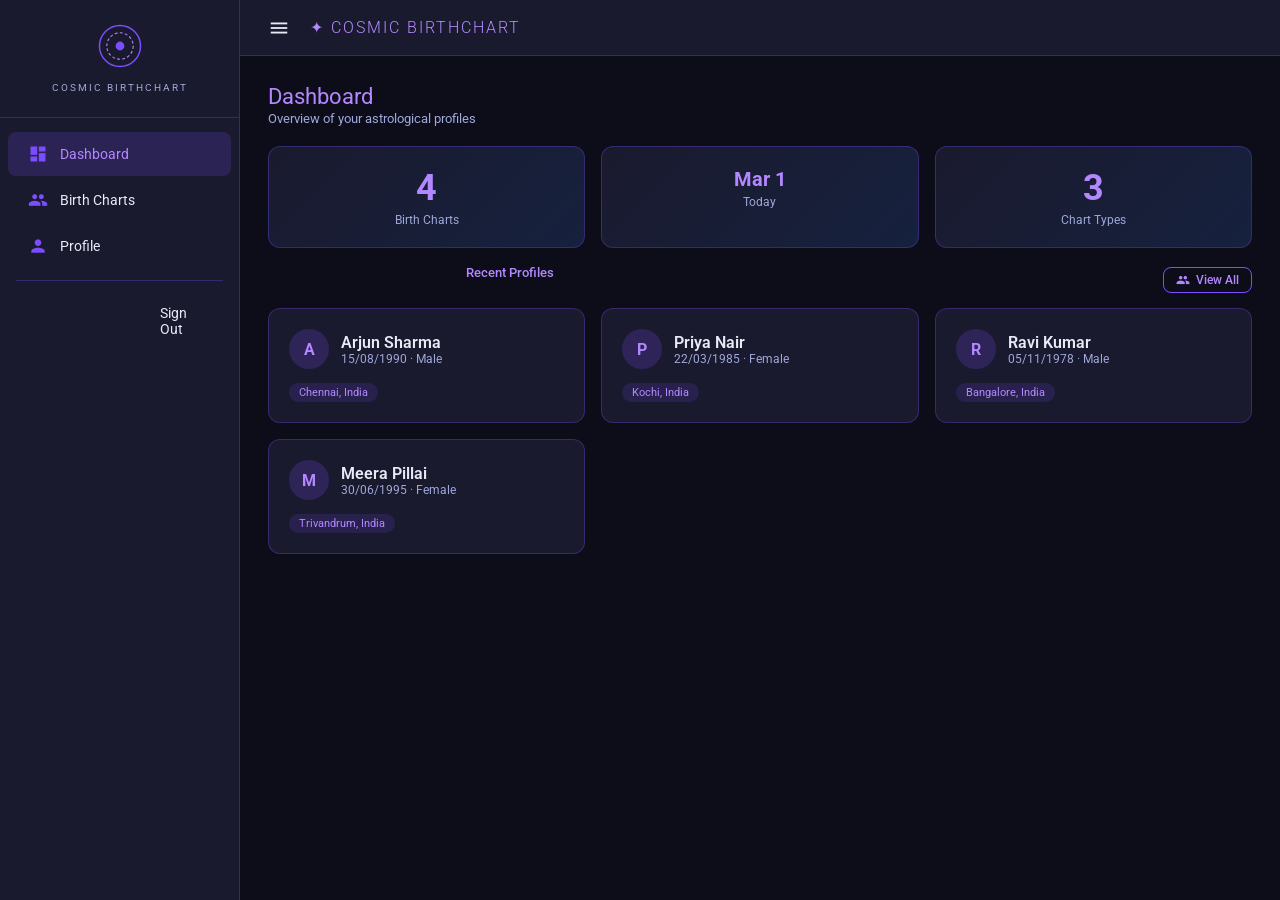
<file: preview/index.html>
<!DOCTYPE html>
<html lang="en" data-theme="dark">
<head>
  <meta charset="UTF-8" />
  <meta name="viewport" content="width=device-width, initial-scale=1.0"/>
  <title>Cosmic Birthchart – UI Preview</title>
  <link href="https://fonts.googleapis.com/css2?family=Roboto:wght@300;400;500;700&display=swap" rel="stylesheet"/>
  <link href="https://fonts.googleapis.com/icon?family=Material+Icons" rel="stylesheet"/>
  <style>
    /* ── CSS Variables ── */
    :root {
      --bg:       #0d0d1a;
      --surface:  #1a1a2e;
      --surf2:    #16213e;
      --primary:  #7c4dff;
      --prilight: #b388ff;
      --accent:   #00e5ff;
      --gold:     #ffd54f;
      --text:     #e8eaf6;
      --muted:    #9fa8da;
      --border:   rgba(124,77,255,.3);
      --err:      #ff5370;
      --ok:       #69f0ae;
    }
    [data-theme="light"] {
      --bg:       #f3f0ff;
      --surface:  #ffffff;
      --surf2:    #ede7f6;
      --text:     #1a1a2e;
      --muted:    #5c6bc0;
      --border:   rgba(124,77,255,.2);
    }

    *{box-sizing:border-box;margin:0;padding:0;}
    body{font-family:'Roboto',sans-serif;background:var(--bg);color:var(--text);min-height:100vh;display:flex;}

    /* ── Sidebar ── */
    .sidebar{width:240px;background:var(--surface);border-right:1px solid var(--border);
      display:flex;flex-direction:column;padding:0;flex-shrink:0;position:fixed;top:0;left:0;height:100vh;z-index:100;}
    .sidebar-logo{padding:24px 16px;text-align:center;border-bottom:1px solid var(--border);}
    .sidebar-logo p{color:var(--muted);font-size:10px;letter-spacing:2px;margin-top:10px;text-transform:uppercase;}
    .nav-link{display:flex;align-items:center;gap:12px;padding:12px 20px;color:var(--text);text-decoration:none;
      font-size:14px;border-radius:8px;margin:2px 8px;transition:background .2s,color .2s;cursor:pointer;}
    .nav-link:hover,.nav-link.active{background:rgba(124,77,255,.18);color:var(--prilight);}
    .nav-link .material-icons{font-size:20px;color:var(--primary);}
    .nav-divider{height:1px;background:var(--border);margin:12px 16px;}
    .nav-link.danger .material-icons{color:var(--err);}
    .nav-link.danger:hover{background:rgba(255,83,112,.1);color:var(--err);}

    /* ── Top bar ── */
    .topbar{height:56px;background:var(--surface);border-bottom:1px solid var(--border);
      display:flex;align-items:center;padding:0 20px;gap:12px;position:fixed;top:0;left:240px;right:0;z-index:99;}
    .topbar-title{color:var(--prilight);letter-spacing:2px;font-weight:300;font-size:16px;flex:1;}
    .icon-btn{background:none;border:none;cursor:pointer;color:var(--text);padding:8px;border-radius:50%;
      display:flex;align-items:center;justify-content:center;transition:background .2s;}
    .icon-btn:hover{background:rgba(255,255,255,.08);}
    .icon-btn .material-icons{font-size:22px;}

    /* ── Main content ── */
    .main{margin-left:240px;margin-top:56px;padding:28px;flex:1;min-height:calc(100vh - 56px);}

    /* ── Tabs ── */
    .tabs{display:flex;gap:4px;background:var(--surf2);padding:4px;border-radius:10px;
      margin-bottom:24px;width:fit-content;}
    .tab{padding:8px 20px;border-radius:7px;cursor:pointer;font-size:13px;font-weight:500;
      color:var(--muted);border:none;background:none;display:flex;align-items:center;gap:6px;transition:all .2s;}
    .tab.active{background:var(--primary);color:#fff;}
    .tab:hover:not(.active){background:rgba(124,77,255,.15);color:var(--prilight);}
    .tab .material-icons{font-size:16px;}

    /* ── Panels ── */
    .panel{display:none;} .panel.active{display:block;}

    /* ── Cards ── */
    .card{background:var(--surface);border:1px solid var(--border);border-radius:12px;padding:20px;
      transition:transform .2s,box-shadow .2s;}
    .card:hover{transform:translateY(-2px);box-shadow:0 8px 32px rgba(124,77,255,.25);}
    .grid-3{display:grid;grid-template-columns:repeat(auto-fill,minmax(280px,1fr));gap:16px;}
    .grid-2{display:grid;grid-template-columns:1fr 1fr;gap:16px;}
    .stat-card{background:linear-gradient(135deg,var(--surface),var(--surf2));
      border:1px solid var(--border);border-radius:12px;padding:20px;text-align:center;}
    .stat-num{font-size:36px;font-weight:700;color:var(--prilight);}
    .stat-lbl{font-size:12px;color:var(--muted);margin-top:4px;}
    .avatar{width:40px;height:40px;border-radius:50%;background:rgba(124,77,255,.2);
      display:flex;align-items:center;justify-content:center;font-weight:700;color:var(--prilight);}
    .chip{display:inline-flex;align-items:center;padding:3px 10px;border-radius:99px;font-size:11px;
      background:rgba(124,77,255,.15);color:var(--prilight);}
    .chip.green{background:rgba(105,240,174,.15);color:var(--ok);}
    .chip.gold{background:rgba(255,213,79,.15);color:var(--gold);}

    /* ── Buttons ── */
    .btn{display:inline-flex;align-items:center;gap:6px;padding:8px 18px;border-radius:8px;
      font-size:13px;font-weight:500;border:none;cursor:pointer;text-decoration:none;transition:all .2s;}
    .btn-primary{background:var(--primary);color:#fff;}
    .btn-primary:hover{background:#6a3de8;}
    .btn-outline{background:transparent;border:1px solid var(--primary);color:var(--prilight);}
    .btn-outline:hover{background:rgba(124,77,255,.12);}
    .btn-sm{padding:5px 12px;font-size:12px;}
    .btn .material-icons{font-size:16px;}

    /* ── Page header ── */
    .page-hdr{display:flex;justify-content:space-between;align-items:center;margin-bottom:20px;flex-wrap:wrap;gap:12px;}
    .page-hdr h2{color:var(--prilight);font-weight:400;font-size:22px;}
    .page-hdr p{color:var(--muted);font-size:13px;margin-top:2px;}

    /* ── Zodiac Wheel ── */
    .wheel-wrap{display:flex;justify-content:center;}
    .wheel svg{filter:drop-shadow(0 0 20px rgba(124,77,255,.4));}

    /* ── Baski table ── */
    .data-table{width:100%;border-collapse:collapse;font-size:13px;}
    .data-table th{background:var(--surf2);color:var(--prilight);padding:10px 14px;text-align:left;
      font-size:11px;text-transform:uppercase;letter-spacing:.5px;}
    .data-table td{padding:10px 14px;border-bottom:1px solid var(--border);color:var(--text);}
    .data-table tr:hover td{background:rgba(124,77,255,.06);}
    .data-table .current td{background:rgba(0,229,255,.08);border-left:3px solid var(--accent);}
    .deg{font-family:monospace;color:var(--gold);font-size:12px;}

    /* ── Vimso ── */
    .vimso-panel{background:var(--surface);border:1px solid var(--border);border-radius:10px;margin-bottom:10px;overflow:hidden;}
    .vimso-hdr{display:flex;justify-content:space-between;align-items:center;padding:14px 18px;cursor:pointer;
      background:var(--surf2);}
    .vimso-hdr span{font-size:13px;font-weight:500;color:var(--prilight);}
    .vimso-body{padding:0;}
    .vimso-row{display:grid;grid-template-columns:40px 1fr 140px 100px 48px;gap:8px;
      padding:10px 18px;border-bottom:1px solid var(--border);align-items:center;font-size:13px;}
    .vimso-row:last-child{border-bottom:none;}
    .vimso-row.current{background:rgba(124,77,255,.12);border-left:3px solid var(--primary);}

    /* ── Form ── */
    .form-grid{display:grid;grid-template-columns:1fr 1fr;gap:16px;}
    .field label{display:block;font-size:12px;color:var(--muted);margin-bottom:6px;}
    .field input,.field select{width:100%;background:var(--surf2);border:1px solid var(--border);
      color:var(--text);padding:10px 12px;border-radius:8px;font-size:13px;outline:none;font-family:inherit;}
    .field input:focus,.field select:focus{border-color:var(--primary);}
    .field input::placeholder{color:var(--muted);}

    /* ── Login page ── */
    .login-page{min-height:100vh;display:flex;align-items:center;justify-content:center;width:100%;
      background:radial-gradient(ellipse at 50% 0%,rgba(124,77,255,.15) 0%,var(--bg) 60%);}
    .login-card{width:100%;max-width:400px;background:var(--surface);border:1px solid var(--border);
      border-radius:20px;padding:40px;box-shadow:0 20px 60px rgba(0,0,0,.5);}
    .login-card h1{color:var(--prilight);font-size:20px;font-weight:300;letter-spacing:2px;
      text-align:center;margin:14px 0 4px;text-transform:uppercase;}
    .login-card p{color:var(--muted);font-size:12px;text-align:center;margin-bottom:28px;}

    /* ── Toast ── */
    .toast-wrap{position:fixed;bottom:24px;right:24px;display:flex;flex-direction:column;gap:8px;z-index:9999;}
    .toast{padding:12px 18px;border-radius:8px;font-size:13px;display:flex;align-items:center;gap:8px;
      box-shadow:0 4px 20px rgba(0,0,0,.4);animation:slideIn .3s ease;}
    .toast.success{background:#1b3a2a;border-left:4px solid var(--ok);color:var(--ok);}
    .toast.error{background:#3a1b1b;border-left:4px solid var(--err);color:var(--err);}
    @keyframes slideIn{from{transform:translateX(100%);opacity:0;}to{transform:translateX(0);opacity:1;}}

    /* ── Scrollbar ── */
    ::-webkit-scrollbar{width:6px;} ::-webkit-scrollbar-track{background:var(--bg);}
    ::-webkit-scrollbar-thumb{background:var(--primary);border-radius:3px;}

    /* ── Misc ── */
    .section-title{color:var(--prilight);font-size:13px;font-weight:500;margin-bottom:16px;
      display:flex;align-items:center;gap:6px;}
    .divider{height:1px;background:var(--border);margin:16px 0;}
    .text-muted{color:var(--muted);}
    .text-gold{color:var(--gold);}
    .flex{display:flex;} .items-center{align-items:center;} .gap-2{gap:8px;} .gap-3{gap:12px;}
    .mb-1{margin-bottom:4px;} .mb-2{margin-bottom:8px;} .mb-3{margin-bottom:12px;} .mb-4{margin-bottom:16px;}
    .mt-2{margin-top:8px;} .mt-4{margin-top:16px;}
    .fw600{font-weight:600;} .fs12{font-size:12px;} .fs13{font-size:13px;}
    .p4{padding:16px;}
    input[type=range]{accent-color:var(--primary);}

    @media(max-width:768px){
      .sidebar{transform:translateX(-100%);}
      .main{margin-left:0;}
      .topbar{left:0;}
      .form-grid{grid-template-columns:1fr;}
      .grid-2{grid-template-columns:1fr;}
    }
  </style>
</head>
<body>

<!-- ════════════════════════ SIDEBAR ════════════════════════ -->
<nav class="sidebar" id="sidebar">
  <div class="sidebar-logo">
    <svg width="44" height="44" viewBox="0 0 60 60" fill="none">
      <circle cx="30" cy="30" r="28" stroke="#7c4dff" stroke-width="2"/>
      <circle cx="30" cy="30" r="18" stroke="#b388ff" stroke-width="1.5" stroke-dasharray="4 3"/>
      <circle cx="30" cy="30" r="6" fill="#7c4dff"/>
    </svg>
    <p>Cosmic Birthchart</p>
  </div>
  <div style="padding:12px 0;flex:1;">
    <a class="nav-link active" onclick="showPage('dashboard')">
      <span class="material-icons">dashboard</span> Dashboard
    </a>
    <a class="nav-link" onclick="showPage('charts')">
      <span class="material-icons">people</span> Birth Charts
    </a>
    <a class="nav-link" onclick="showPage('profile')">
      <span class="material-icons">person</span> Profile
    </a>
    <div class="nav-divider"></div>
    <a class="nav-link danger" onclick="showPage('login')">
      <span class="material-icons" style="color:var(--err);">logout</span> Sign Out
    </a>
  </div>
</nav>

<!-- ════════════════════════ TOP BAR ════════════════════════ -->
<header class="topbar">
  <button class="icon-btn" onclick="document.getElementById('sidebar').style.transform=
    document.getElementById('sidebar').style.transform?'':'translateX(-100%)'">
    <span class="material-icons">menu</span>
  </button>
  <span class="topbar-title">✦ COSMIC BIRTHCHART</span>
  <button class="icon-btn" onclick="toggleTheme()" title="Toggle theme" id="themeBtn">
    <span class="material-icons">dark_mode</span>
  </button>
</header>

<!-- ════════════════════════ MAIN ════════════════════════ -->
<main class="main">

  <!-- ─── LOGIN PAGE ─── -->
  <div id="page-login" class="panel" style="margin:-28px;min-height:calc(100vh - 56px);">
    <div class="login-page">
      <div class="login-card">
        <div style="text-align:center;">
          <svg width="52" height="52" viewBox="0 0 60 60" fill="none">
            <circle cx="30" cy="30" r="28" stroke="#7c4dff" stroke-width="2"/>
            <circle cx="30" cy="30" r="18" stroke="#b388ff" stroke-width="1.5" stroke-dasharray="4 3"/>
            <circle cx="30" cy="30" r="6" fill="#7c4dff"/>
          </svg>
          <h1>Cosmic Birthchart</h1>
          <p>Swiss Ephemeris · Vedic Astrology</p>
        </div>
        <div class="field mb-3">
          <label>Username or Email</label>
          <input type="text" placeholder="admin@cosmic.app" value="admin@cosmic.app"/>
        </div>
        <div class="field mb-4">
          <label>Password</label>
          <input type="password" placeholder="••••••••" value="password"/>
        </div>
        <button class="btn btn-primary" style="width:100%;justify-content:center;padding:12px;"
                onclick="showPage('dashboard');showToast('Welcome back!','success')">
          Sign In
        </button>
        <div style="text-align:center;margin-top:16px;">
          <a href="#" style="color:var(--prilight);font-size:13px;text-decoration:none;">Forgot password?</a>
        </div>
        <div style="text-align:center;margin-top:8px;font-size:13px;color:var(--muted);">
          No account? <a href="#" style="color:var(--prilight);text-decoration:none;">Register</a>
        </div>
      </div>
    </div>
  </div>

  <!-- ─── DASHBOARD ─── -->
  <div id="page-dashboard" class="panel active">
    <div class="page-hdr">
      <div>
        <h2>Dashboard</h2>
        <p>Overview of your astrological profiles</p>
      </div>
    </div>

    <!-- Stats -->
    <div class="grid-3 mb-4">
      <div class="stat-card">
        <div class="stat-num">4</div>
        <div class="stat-lbl">Birth Charts</div>
      </div>
      <div class="stat-card">
        <div class="stat-num" style="font-size:20px;">Mar 1</div>
        <div class="stat-lbl">Today</div>
      </div>
      <div class="stat-card">
        <div class="stat-num">3</div>
        <div class="stat-lbl">Chart Types</div>
      </div>
    </div>

    <!-- Recent profiles -->
    <div class="flex items-center mb-3" style="justify-content:space-between;">
      <span class="section-title"><span class="material-icons" style="font-size:16px;">auto_awesome</span>Recent Profiles</span>
      <a class="btn btn-outline btn-sm" onclick="showPage('charts')">
        <span class="material-icons" style="font-size:14px;">people</span> View All
      </a>
    </div>
    <div class="grid-3">
      <div class="card" style="cursor:pointer;" onclick="showPage('chartview')">
        <div class="flex items-center gap-3 mb-3">
          <div class="avatar">A</div>
          <div>
            <div class="fw600">Arjun Sharma</div>
            <div class="fs12 text-muted">15/08/1990 · Male</div>
          </div>
        </div>
        <span class="chip">Chennai, India</span>
      </div>
      <div class="card" style="cursor:pointer;" onclick="showPage('chartview')">
        <div class="flex items-center gap-3 mb-3">
          <div class="avatar">P</div>
          <div>
            <div class="fw600">Priya Nair</div>
            <div class="fs12 text-muted">22/03/1985 · Female</div>
          </div>
        </div>
        <span class="chip">Kochi, India</span>
      </div>
      <div class="card" style="cursor:pointer;" onclick="showPage('chartview')">
        <div class="flex items-center gap-3 mb-3">
          <div class="avatar">R</div>
          <div>
            <div class="fw600">Ravi Kumar</div>
            <div class="fs12 text-muted">05/11/1978 · Male</div>
          </div>
        </div>
        <span class="chip">Bangalore, India</span>
      </div>
      <div class="card" style="cursor:pointer;" onclick="showPage('chartview')">
        <div class="flex items-center gap-3 mb-3">
          <div class="avatar">M</div>
          <div>
            <div class="fw600">Meera Pillai</div>
            <div class="fs12 text-muted">30/06/1995 · Female</div>
          </div>
        </div>
        <span class="chip">Trivandrum, India</span>
      </div>
    </div>
  </div>

  <!-- ─── CHART HOLDERS LIST ─── -->
  <div id="page-charts" class="panel">
    <div class="page-hdr">
      <div><h2>Birth Charts</h2><p>Manage astrological profiles</p></div>
      <a class="btn btn-primary" onclick="showPage('addedit')">
        <span class="material-icons">add</span> New Chart
      </a>
    </div>
    <!-- Search -->
    <div class="field mb-4" style="max-width:380px;">
      <input type="text" placeholder="🔍  Search by name or place..." id="searchInput" oninput="filterCards()"/>
    </div>
    <div class="grid-3" id="chartCards">
      <div class="card" data-name="Arjun Sharma Chennai">
        <div class="flex items-center gap-3 mb-3" style="justify-content:space-between;">
          <div class="flex items-center gap-3">
            <div class="avatar">A</div>
            <div><div class="fw600">Arjun Sharma</div><div class="fs12 text-muted">15/08/1990 · Male</div></div>
          </div>
          <div class="flex gap-2">
            <button class="icon-btn" onclick="showPage('addedit')"><span class="material-icons" style="font-size:18px;">edit</span></button>
            <button class="icon-btn" onclick="showDeleteConfirm('Arjun Sharma')" style="color:var(--err)">
              <span class="material-icons" style="font-size:18px;color:var(--err)">delete</span></button>
          </div>
        </div>
        <div class="fs12 text-muted mb-3"><span class="material-icons" style="font-size:14px;vertical-align:middle">location_on</span> Chennai, Tamil Nadu, India</div>
        <a class="btn btn-outline btn-sm" style="width:100%;justify-content:center;" onclick="showPage('chartview')">
          <span class="material-icons" style="font-size:14px;">auto_awesome</span> View Charts
        </a>
      </div>
      <div class="card" data-name="Priya Nair Kochi">
        <div class="flex items-center gap-3 mb-3" style="justify-content:space-between;">
          <div class="flex items-center gap-3">
            <div class="avatar">P</div>
            <div><div class="fw600">Priya Nair</div><div class="fs12 text-muted">22/03/1985 · Female</div></div>
          </div>
          <div class="flex gap-2">
            <button class="icon-btn" onclick="showPage('addedit')"><span class="material-icons" style="font-size:18px;">edit</span></button>
            <button class="icon-btn" style="color:var(--err)" onclick="showDeleteConfirm('Priya Nair')">
              <span class="material-icons" style="font-size:18px;color:var(--err)">delete</span></button>
          </div>
        </div>
        <div class="fs12 text-muted mb-3"><span class="material-icons" style="font-size:14px;vertical-align:middle">location_on</span> Kochi, Kerala, India</div>
        <a class="btn btn-outline btn-sm" style="width:100%;justify-content:center;" onclick="showPage('chartview')">
          <span class="material-icons" style="font-size:14px;">auto_awesome</span> View Charts
        </a>
      </div>
      <div class="card" data-name="Ravi Kumar Bangalore">
        <div class="flex items-center gap-3 mb-3" style="justify-content:space-between;">
          <div class="flex items-center gap-3">
            <div class="avatar">R</div>
            <div><div class="fw600">Ravi Kumar</div><div class="fs12 text-muted">05/11/1978 · Male</div></div>
          </div>
          <div class="flex gap-2">
            <button class="icon-btn" onclick="showPage('addedit')"><span class="material-icons" style="font-size:18px;">edit</span></button>
            <button class="icon-btn" style="color:var(--err)" onclick="showDeleteConfirm('Ravi Kumar')">
              <span class="material-icons" style="font-size:18px;color:var(--err)">delete</span></button>
          </div>
        </div>
        <div class="fs12 text-muted mb-3"><span class="material-icons" style="font-size:14px;vertical-align:middle">location_on</span> Bangalore, Karnataka, India</div>
        <a class="btn btn-outline btn-sm" style="width:100%;justify-content:center;" onclick="showPage('chartview')">
          <span class="material-icons" style="font-size:14px;">auto_awesome</span> View Charts
        </a>
      </div>
    </div>
  </div>

  <!-- ─── ADD / EDIT FORM ─── -->
  <div id="page-addedit" class="panel">
    <div class="page-hdr">
      <div><h2>New Birth Chart</h2><p>Enter astrological profile details</p></div>
      <a class="btn btn-outline btn-sm" onclick="showPage('charts')">
        <span class="material-icons" style="font-size:14px;">arrow_back</span> Back
      </a>
    </div>
    <div class="card" style="max-width:860px;">
      <div class="section-title mb-3">Personal Information</div>
      <div class="form-grid mb-4">
        <div class="field"><label>Full Name *</label><input type="text" placeholder="e.g. Arjun Sharma" value="Arjun Sharma"/></div>
        <div class="field"><label>Gender *</label>
          <select><option>Male</option><option>Female</option></select></div>
        <div class="field"><label>Father's Name</label><input type="text" placeholder="Father's name" value="Ramesh Sharma"/></div>
        <div class="field"><label>Mother's Name</label><input type="text" placeholder="Mother's name" value="Lakshmi Sharma"/></div>
      </div>
      <div class="divider"></div>
      <div class="section-title mb-3 mt-4">Birth Information</div>
      <div class="form-grid mb-4">
        <div class="field"><label>Date &amp; Time of Birth * (dd/MM/yyyy HH:mm)</label>
          <input type="text" placeholder="15/08/1990 06:30" value="15/08/1990 06:30"/></div>
        <div class="field"><label>Birth Place *</label><input type="text" placeholder="City" value="Chennai"/></div>
        <div class="field"><label>Country *</label>
          <select><option>India</option><option>USA</option><option>UK</option></select></div>
        <div class="field"><label>Timezone *</label>
          <select><option>Asia/Kolkata (IST +5:30)</option></select></div>
        <div class="field"><label>Latitude</label><input type="text" placeholder="13.0827" value="13.0827"/></div>
        <div class="field"><label>Longitude</label><input type="text" placeholder="80.2707" value="80.2707"/></div>
      </div>
      <div class="divider"></div>
      <div class="section-title mb-3 mt-4">Astrology Settings</div>
      <div class="form-grid mb-4">
        <div class="field"><label>Ayanamsa *</label>
          <select><option>Krishnamurti (KP)</option><option>Lahiri</option><option>Raman</option></select></div>
        <div class="field"><label>House System *</label>
          <select><option>Placidus</option><option>Koch</option><option>Equal House</option></select></div>
      </div>
      <div style="display:flex;justify-content:flex-end;gap:12px;">
        <a class="btn btn-outline" onclick="showPage('charts')">Cancel</a>
        <button class="btn btn-primary" onclick="showPage('charts');showToast('Chart created successfully!','success')">
          <span class="material-icons" style="font-size:16px;">save</span> Create Chart
        </button>
      </div>
    </div>
  </div>

  <!-- ─── CHART VIEW ─── -->
  <div id="page-chartview" class="panel">
    <!-- Header -->
    <div class="page-hdr">
      <div>
        <h2>Arjun Sharma</h2>
        <p class="text-muted">15/08/1990 06:30 · Chennai, India · IST +5:30</p>
      </div>
      <div class="flex gap-2">
        <button class="btn btn-outline btn-sm" onclick="showToast('SVG exported!','success')">
          <span class="material-icons" style="font-size:14px;">file_download</span> SVG
        </button>
        <button class="btn btn-outline btn-sm" onclick="showToast('PNG exported!','success')">
          <span class="material-icons" style="font-size:14px;">image</span> PNG
        </button>
        <a class="btn btn-outline btn-sm" onclick="showPage('charts')">
          <span class="material-icons" style="font-size:14px;">arrow_back</span> Back
        </a>
      </div>
    </div>

    <!-- Tabs -->
    <div class="tabs">
      <button class="tab active" onclick="switchTab('traditional',this)">
        <span class="material-icons">radio_button_unchecked</span> Traditional
      </button>
      <button class="tab" onclick="switchTab('baski',this)">
        <span class="material-icons">table_chart</span> Baski (KP)
      </button>
      <button class="tab" onclick="switchTab('vimso',this)">
        <span class="material-icons">timeline</span> Vimso (Dasha)
      </button>
    </div>

    <!-- TRADITIONAL -->
    <div id="tab-traditional" class="panel active">
      <div class="grid-2" style="align-items:start;">
        <!-- SVG Wheel -->
        <div class="wheel-wrap">
          <div class="wheel">
            <svg id="zodiac-wheel" width="460" height="460" viewBox="0 0 500 500">
              <!-- Outer ring / dividers -->
              <defs>
                <radialGradient id="bg-grad" cx="50%" cy="50%" r="50%">
                  <stop offset="0%" stop-color="#1a1a2e"/>
                  <stop offset="100%" stop-color="#0d0d1a"/>
                </radialGradient>
              </defs>
              <circle cx="250" cy="250" r="245" fill="url(#bg-grad)" stroke="#7c4dff" stroke-width="1"/>
              <circle cx="250" cy="250" r="200" fill="none" stroke="#7c4dff" stroke-width="1.5"/>
              <circle cx="250" cy="250" r="140" fill="none" stroke="#7c4dff" stroke-width="1" opacity=".4"/>
              <circle cx="250" cy="250" r="100" fill="#1a1a2e" stroke="#7c4dff" stroke-width="1.5"/>

              <!-- House lines -->
              <line x1="250" y1="50"  x2="250" y2="150" stroke="#7c4dff" stroke-width="1" opacity=".5"/>
              <line x1="387" y1="127" x2="310" y2="177" stroke="#7c4dff" stroke-width="1" opacity=".5"/>
              <line x1="450" y1="250" x2="350" y2="250" stroke="#7c4dff" stroke-width="1" opacity=".5"/>
              <line x1="387" y1="373" x2="310" y2="323" stroke="#7c4dff" stroke-width="1" opacity=".5"/>
              <line x1="250" y1="450" x2="250" y2="350" stroke="#7c4dff" stroke-width="1" opacity=".5"/>
              <line x1="113" y1="373" x2="190" y2="323" stroke="#7c4dff" stroke-width="1" opacity=".5"/>
              <line x1="50"  y1="250" x2="150" y2="250" stroke="#7c4dff" stroke-width="1" opacity=".5"/>
              <line x1="113" y1="127" x2="190" y2="177" stroke="#7c4dff" stroke-width="1" opacity=".5"/>
              <line x1="207" y1="76"  x2="228" y2="135" stroke="#7c4dff" stroke-width="1" opacity=".5"/>
              <line x1="434" y1="189" x2="381" y2="215" stroke="#7c4dff" stroke-width="1" opacity=".5"/>
              <line x1="434" y1="311" x2="381" y2="285" stroke="#7c4dff" stroke-width="1" opacity=".5"/>
              <line x1="66"  y1="189" x2="119" y2="215" stroke="#7c4dff" stroke-width="1" opacity=".5"/>

              <!-- Zodiac symbols (outer) -->
              <text x="250" y="30"  text-anchor="middle" fill="#b388ff" font-size="14">♈</text>
              <text x="372" y="68"  text-anchor="middle" fill="#b388ff" font-size="14">♉</text>
              <text x="455" y="165" text-anchor="middle" fill="#b388ff" font-size="14">♊</text>
              <text x="455" y="340" text-anchor="middle" fill="#b388ff" font-size="14">♋</text>
              <text x="372" y="438" text-anchor="middle" fill="#b388ff" font-size="14">♌</text>
              <text x="250" y="478" text-anchor="middle" fill="#b388ff" font-size="14">♍</text>
              <text x="128" y="438" text-anchor="middle" fill="#b388ff" font-size="14">♎</text>
              <text x="45"  y="340" text-anchor="middle" fill="#b388ff" font-size="14">♏</text>
              <text x="45"  y="165" text-anchor="middle" fill="#b388ff" font-size="14">♐</text>
              <text x="128" y="68"  text-anchor="middle" fill="#b388ff" font-size="14">♑</text>
              <text x="205" y="36"  text-anchor="middle" fill="#b388ff" font-size="11">♒</text>
              <text x="295" y="36"  text-anchor="middle" fill="#b388ff" font-size="11">♓</text>

              <!-- House numbers -->
              <text x="250" y="124" text-anchor="middle" fill="#9fa8da" font-size="10">1</text>
              <text x="335" y="152" text-anchor="middle" fill="#9fa8da" font-size="10">2</text>
              <text x="375" y="250" text-anchor="middle" fill="#9fa8da" font-size="10">3</text>
              <text x="335" y="348" text-anchor="middle" fill="#9fa8da" font-size="10">4</text>
              <text x="250" y="378" text-anchor="middle" fill="#9fa8da" font-size="10">5</text>
              <text x="165" y="348" text-anchor="middle" fill="#9fa8da" font-size="10">6</text>
              <text x="125" y="250" text-anchor="middle" fill="#9fa8da" font-size="10">7</text>
              <text x="165" y="152" text-anchor="middle" fill="#9fa8da" font-size="10">8</text>
              <text x="220" y="105" text-anchor="middle" fill="#9fa8da" font-size="10">9</text>
              <text x="280" y="105" text-anchor="middle" fill="#9fa8da" font-size="10">10</text>
              <text x="400" y="200" text-anchor="middle" fill="#9fa8da" font-size="10">11</text>
              <text x="100" y="200" text-anchor="middle" fill="#9fa8da" font-size="10">12</text>

              <!-- Planet symbols with positions -->
              <text x="250" y="175" text-anchor="middle" fill="#ffd54f" font-size="13" font-weight="600">☉ ☽</text>
              <text x="340" y="210" text-anchor="middle" fill="#ffd54f" font-size="13" font-weight="600">♂</text>
              <text x="165" y="210" text-anchor="middle" fill="#ffd54f" font-size="13" font-weight="600">♃</text>
              <text x="330" y="300" text-anchor="middle" fill="#ffd54f" font-size="12">♄</text>
              <text x="250" y="355" text-anchor="middle" fill="#ffd54f" font-size="12">♀ ☿</text>
              <text x="170" y="300" text-anchor="middle" fill="#ffd54f" font-size="12">☊</text>
              <text x="250" y="230" text-anchor="middle" fill="#ffd54f" font-size="11">☋</text>

              <!-- Ascendant marker -->
              <polygon points="250,148 244,165 256,165" fill="#00e5ff" opacity=".9"/>

              <!-- Center -->
              <text x="250" y="246" text-anchor="middle" fill="#b388ff" font-size="16">✦</text>
              <text x="250" y="263" text-anchor="middle" fill="#9fa8da" font-size="9">RASI</text>
            </svg>
          </div>
        </div>

        <!-- Houses & Planets panel -->
        <div class="card">
          <div class="section-title mb-3">Houses &amp; Planetary Positions</div>
          <div style="font-size:13px;">
            <div class="flex" style="justify-content:space-between;padding:7px 0;border-bottom:1px solid var(--border);">
              <span class="text-muted">House 1 (Aries)</span><span class="text-gold">☉ Sun · ☽ Moon</span>
            </div>
            <div class="flex" style="justify-content:space-between;padding:7px 0;border-bottom:1px solid var(--border);">
              <span class="text-muted">House 2 (Taurus)</span><span class="text-gold">♂ Mars</span>
            </div>
            <div class="flex" style="justify-content:space-between;padding:7px 0;border-bottom:1px solid var(--border);">
              <span class="text-muted">House 3 (Gemini)</span><span class="text-gold">♃ Jupiter</span>
            </div>
            <div class="flex" style="justify-content:space-between;padding:7px 0;border-bottom:1px solid var(--border);">
              <span class="text-muted">House 4 (Cancer)</span><span class="text-gold">♄ Saturn</span>
            </div>
            <div class="flex" style="justify-content:space-between;padding:7px 0;border-bottom:1px solid var(--border);">
              <span class="text-muted">House 5 (Leo)</span><span class="text-gold">♀ Venus · ☿ Mercury</span>
            </div>
            <div class="flex" style="justify-content:space-between;padding:7px 0;border-bottom:1px solid var(--border);">
              <span class="text-muted">House 6 (Virgo)</span><span class="text-gold">☊ Rahu</span>
            </div>
            <div class="flex" style="justify-content:space-between;padding:7px 0;">
              <span class="text-muted">House 1 (inner)</span><span class="text-gold">☋ Ketu</span>
            </div>
            <div class="divider"></div>
            <div class="flex items-center gap-2 fs12 text-muted mb-1">
              <span style="color:var(--accent);">↑</span> Ascendant: 15° 22' Aries
            </div>
            <div class="flex items-center gap-2 fs12 text-muted">
              <span style="color:var(--gold);">⊕</span> Ayanamsa: 23° 06' 25" (KP)
            </div>
          </div>
        </div>
      </div>
    </div>

    <!-- BASKI TABLE -->
    <div id="tab-baski" class="panel">
      <div class="card" style="padding:0;overflow:hidden;">
        <table class="data-table">
          <thead>
            <tr>
              <th>Planet</th><th>Degree</th><th>House</th>
              <th>Star Lord</th><th>Sub Lord</th><th>Sub-Sub Lord</th><th>Rasi Lord</th>
            </tr>
          </thead>
          <tbody>
            <tr class="current">
              <td>☉ Sun</td><td class="deg">141° 22' 18"</td><td>5</td>
              <td>Sun</td><td>Venus</td><td>Mercury</td><td>Sun</td>
            </tr>
            <tr><td>☽ Moon</td><td class="deg">95° 44' 02"</td><td>4</td>
              <td>Saturn</td><td>Moon</td><td>Rahu</td><td>Moon</td></tr>
            <tr><td>♂ Mars</td><td class="deg">230° 15' 40"</td><td>8</td>
              <td>Jupiter</td><td>Mars</td><td>Sun</td><td>Mars</td></tr>
            <tr><td>☿ Mercury</td><td class="deg">155° 08' 55"</td><td>5</td>
              <td>Moon</td><td>Mercury</td><td>Venus</td><td>Mercury</td></tr>
            <tr><td>♃ Jupiter</td><td class="deg">60° 33' 12"</td><td>2</td>
              <td>Mars</td><td>Rahu</td><td>Jupiter</td><td>Venus</td></tr>
            <tr><td>♀ Venus</td><td class="deg">172° 50' 30"</td><td>6</td>
              <td>Venus</td><td>Ketu</td><td>Saturn</td><td>Mercury</td></tr>
            <tr><td>♄ Saturn</td><td class="deg">285° 12' 08"</td><td>10</td>
              <td>Sun</td><td>Jupiter</td><td>Moon</td><td>Saturn</td></tr>
            <tr><td>☊ Rahu</td><td class="deg">48° 22' 44"</td><td>2</td>
              <td>Venus</td><td>Rahu</td><td>Mars</td><td>Venus</td></tr>
            <tr><td>☋ Ketu</td><td class="deg">228° 22' 44"</td><td>8</td>
              <td>Mars</td><td>Ketu</td><td>Venus</td><td>Mars</td></tr>
            <tr><td>↑ Asc</td><td class="deg">15° 22' 00"</td><td>1</td>
              <td>Venus</td><td>Moon</td><td>Saturn</td><td>Mars</td></tr>
          </tbody>
        </table>
      </div>
    </div>

    <!-- VIMSO (DASHA) -->
    <div id="tab-vimso" class="panel">
      <!-- Dissai -->
      <div class="vimso-panel">
        <div class="vimso-hdr" onclick="toggleVimso('dissai-body')">
          <span>Dissai (Major Periods)</span>
          <span class="material-icons" id="dissai-arrow" style="color:var(--prilight);font-size:20px;">expand_less</span>
        </div>
        <div class="vimso-body" id="dissai-body">
          <div class="vimso-row" style="font-size:11px;color:var(--muted);font-weight:600;text-transform:uppercase;background:var(--surf2);">
            <span>#</span><span>Lord</span><span>Start Date</span><span>Status</span><span></span>
          </div>
          <div class="vimso-row"><span>1</span><span>☉ Sun</span><span class="deg">12 Aug 1990</span><span><span class="chip">Past</span></span>
            <button class="icon-btn" onclick="showPuthi('Sun')" style="padding:4px;"><span class="material-icons" style="font-size:18px;color:var(--prilight)">chevron_right</span></button></div>
          <div class="vimso-row"><span>2</span><span>☽ Moon</span><span class="deg">12 Aug 1996</span><span><span class="chip">Past</span></span>
            <button class="icon-btn" onclick="showPuthi('Moon')" style="padding:4px;"><span class="material-icons" style="font-size:18px;color:var(--prilight)">chevron_right</span></button></div>
          <div class="vimso-row current"><span>3</span><span><strong>♂ Mars</strong></span><span class="deg">12 Aug 2006</span>
            <span><span class="chip green">Current</span></span>
            <button class="icon-btn" onclick="showPuthi('Mars')" style="padding:4px;"><span class="material-icons" style="font-size:18px;color:var(--prilight)">chevron_right</span></button></div>
          <div class="vimso-row"><span>4</span><span>☊ Rahu</span><span class="deg">12 Aug 2013</span><span><span class="chip" style="background:rgba(0,229,255,.1);color:var(--accent);">Future</span></span>
            <button class="icon-btn" onclick="showPuthi('Rahu')" style="padding:4px;"><span class="material-icons" style="font-size:18px;color:var(--prilight)">chevron_right</span></button></div>
          <div class="vimso-row"><span>5</span><span>♃ Jupiter</span><span class="deg">12 Aug 2031</span><span><span class="chip" style="background:rgba(0,229,255,.1);color:var(--accent);">Future</span></span>
            <button class="icon-btn" onclick="showPuthi('Jupiter')" style="padding:4px;"><span class="material-icons" style="font-size:18px;color:var(--prilight)">chevron_right</span></button></div>
        </div>
      </div>

      <!-- Puthi (initially hidden) -->
      <div class="vimso-panel" id="puthi-panel" style="display:none;">
        <div class="vimso-hdr">
          <span id="puthi-title">Puthi – under Mars</span>
          <span class="material-icons" style="color:var(--prilight);font-size:20px;">expand_less</span>
        </div>
        <div class="vimso-body">
          <div class="vimso-row" style="font-size:11px;color:var(--muted);font-weight:600;text-transform:uppercase;background:var(--surf2);">
            <span>#</span><span>Lord</span><span>Start Date</span><span>Status</span><span></span>
          </div>
          <div class="vimso-row current"><span>1</span><span><strong>♂ Mars / ♂ Mars</strong></span><span class="deg">12 Aug 2006</span>
            <span><span class="chip green">Current</span></span><span></span></div>
          <div class="vimso-row"><span>2</span><span>♂ Mars / ☊ Rahu</span><span class="deg">19 Sep 2006</span>
            <span><span class="chip">Past</span></span><span></span></div>
          <div class="vimso-row"><span>3</span><span>♂ Mars / ♃ Jupiter</span><span class="deg">09 Oct 2007</span>
            <span><span class="chip">Past</span></span><span></span></div>
          <div class="vimso-row"><span>4</span><span>♂ Mars / ♄ Saturn</span><span class="deg">15 Sep 2008</span>
            <span><span class="chip" style="background:rgba(0,229,255,.1);color:var(--accent);">Future</span></span><span></span></div>
        </div>
      </div>
    </div>
  </div>

  <!-- ─── PROFILE ─── -->
  <div id="page-profile" class="panel">
    <div class="page-hdr">
      <div><h2>Profile</h2><p>Manage your account details</p></div>
    </div>
    <div class="card" style="max-width:480px;">
      <div style="text-align:center;margin-bottom:24px;">
        <div class="avatar" style="width:72px;height:72px;font-size:28px;margin:0 auto 12px;">A</div>
        <div class="fw600" style="font-size:16px;">admin@cosmic.app</div>
        <div class="fs12 text-muted mt-2">Member since May 2022</div>
      </div>
      <div class="divider"></div>
      <div class="form-grid mt-4">
        <div class="field"><label>Email</label><input value="admin@cosmic.app"/></div>
        <div class="field"><label>Phone</label><input value="+91 98765 43210"/></div>
      </div>
      <div style="display:flex;justify-content:flex-end;margin-top:16px;">
        <button class="btn btn-primary" onclick="showToast('Profile updated!','success')">
          <span class="material-icons" style="font-size:16px;">save</span> Save Changes
        </button>
      </div>
    </div>
  </div>

</main><!-- /main -->

<!-- Delete confirm modal -->
<div id="modal-overlay" style="display:none;position:fixed;inset:0;background:rgba(0,0,0,.7);z-index:500;align-items:center;justify-content:center;">
  <div class="card" style="width:360px;text-align:center;padding:32px;">
    <span class="material-icons" style="font-size:48px;color:var(--err);margin-bottom:12px;">warning</span>
    <div class="fw600 mb-2" style="font-size:16px;">Confirm Delete</div>
    <div class="text-muted fs13 mb-4" id="modal-msg">Are you sure?</div>
    <div class="flex gap-2" style="justify-content:center;">
      <button class="btn btn-outline" onclick="closeModal()">Cancel</button>
      <button class="btn" style="background:var(--err);color:#fff;"
              onclick="closeModal();showToast('Chart deleted.','success')">Delete</button>
    </div>
  </div>
</div>

<!-- Toast container -->
<div class="toast-wrap" id="toasts"></div>

<script>
// ── Navigation ──
const pages = ['login','dashboard','charts','addedit','chartview','profile'];
function showPage(id) {
  pages.forEach(p => {
    const el = document.getElementById('page-'+p);
    if(el) el.classList.remove('active');
  });
  const target = document.getElementById('page-'+id);
  if(target) target.classList.add('active');

  // update nav active state
  document.querySelectorAll('.nav-link').forEach(l => l.classList.remove('active'));
  const map = {dashboard:'dashboard',charts:'charts',addedit:'charts',chartview:'charts',profile:'profile'};
  const navId = map[id] || id;
  document.querySelectorAll('.nav-link').forEach(l => {
    if(l.textContent.trim().toLowerCase().includes(navId)) l.classList.add('active');
  });
}

// ── Chart tabs ──
function switchTab(name, btn) {
  document.querySelectorAll('#page-chartview .tab').forEach(t => t.classList.remove('active'));
  btn.classList.add('active');
  ['traditional','baski','vimso'].forEach(t => {
    const el = document.getElementById('tab-'+t);
    if(el) el.classList[t===name?'add':'remove']('active');
  });
}

// ── Theme toggle ──
function toggleTheme() {
  const html = document.documentElement;
  const isDark = html.getAttribute('data-theme') === 'dark';
  html.setAttribute('data-theme', isDark ? 'light' : 'dark');
  document.getElementById('themeBtn').querySelector('.material-icons').textContent =
    isDark ? 'dark_mode' : 'light_mode';
}

// ── Search / filter ──
function filterCards() {
  const q = document.getElementById('searchInput').value.toLowerCase();
  document.querySelectorAll('#chartCards .card').forEach(c => {
    c.style.display = c.dataset.name.toLowerCase().includes(q) ? '' : 'none';
  });
}

// ── Vimso accordion ──
function toggleVimso(bodyId) {
  const el = document.getElementById(bodyId);
  el.style.display = el.style.display === 'none' ? '' : 'none';
}
function showPuthi(lord) {
  document.getElementById('puthi-title').textContent = 'Puthi – under '+lord;
  document.getElementById('puthi-panel').style.display = '';
}

// ── Toast ──
function showToast(msg, type='success') {
  const wrap = document.getElementById('toasts');
  const t = document.createElement('div');
  t.className = 'toast '+type;
  t.innerHTML = `<span class="material-icons" style="font-size:18px;">${type==='success'?'check_circle':'error'}</span>${msg}`;
  wrap.appendChild(t);
  setTimeout(() => t.remove(), 3000);
}

// ── Delete modal ──
function showDeleteConfirm(name) {
  document.getElementById('modal-msg').textContent = `Delete "${name}"'s chart? This cannot be undone.`;
  const ov = document.getElementById('modal-overlay');
  ov.style.display = 'flex';
}
function closeModal() {
  document.getElementById('modal-overlay').style.display = 'none';
}
</script>
</body>
</html>
</file>
